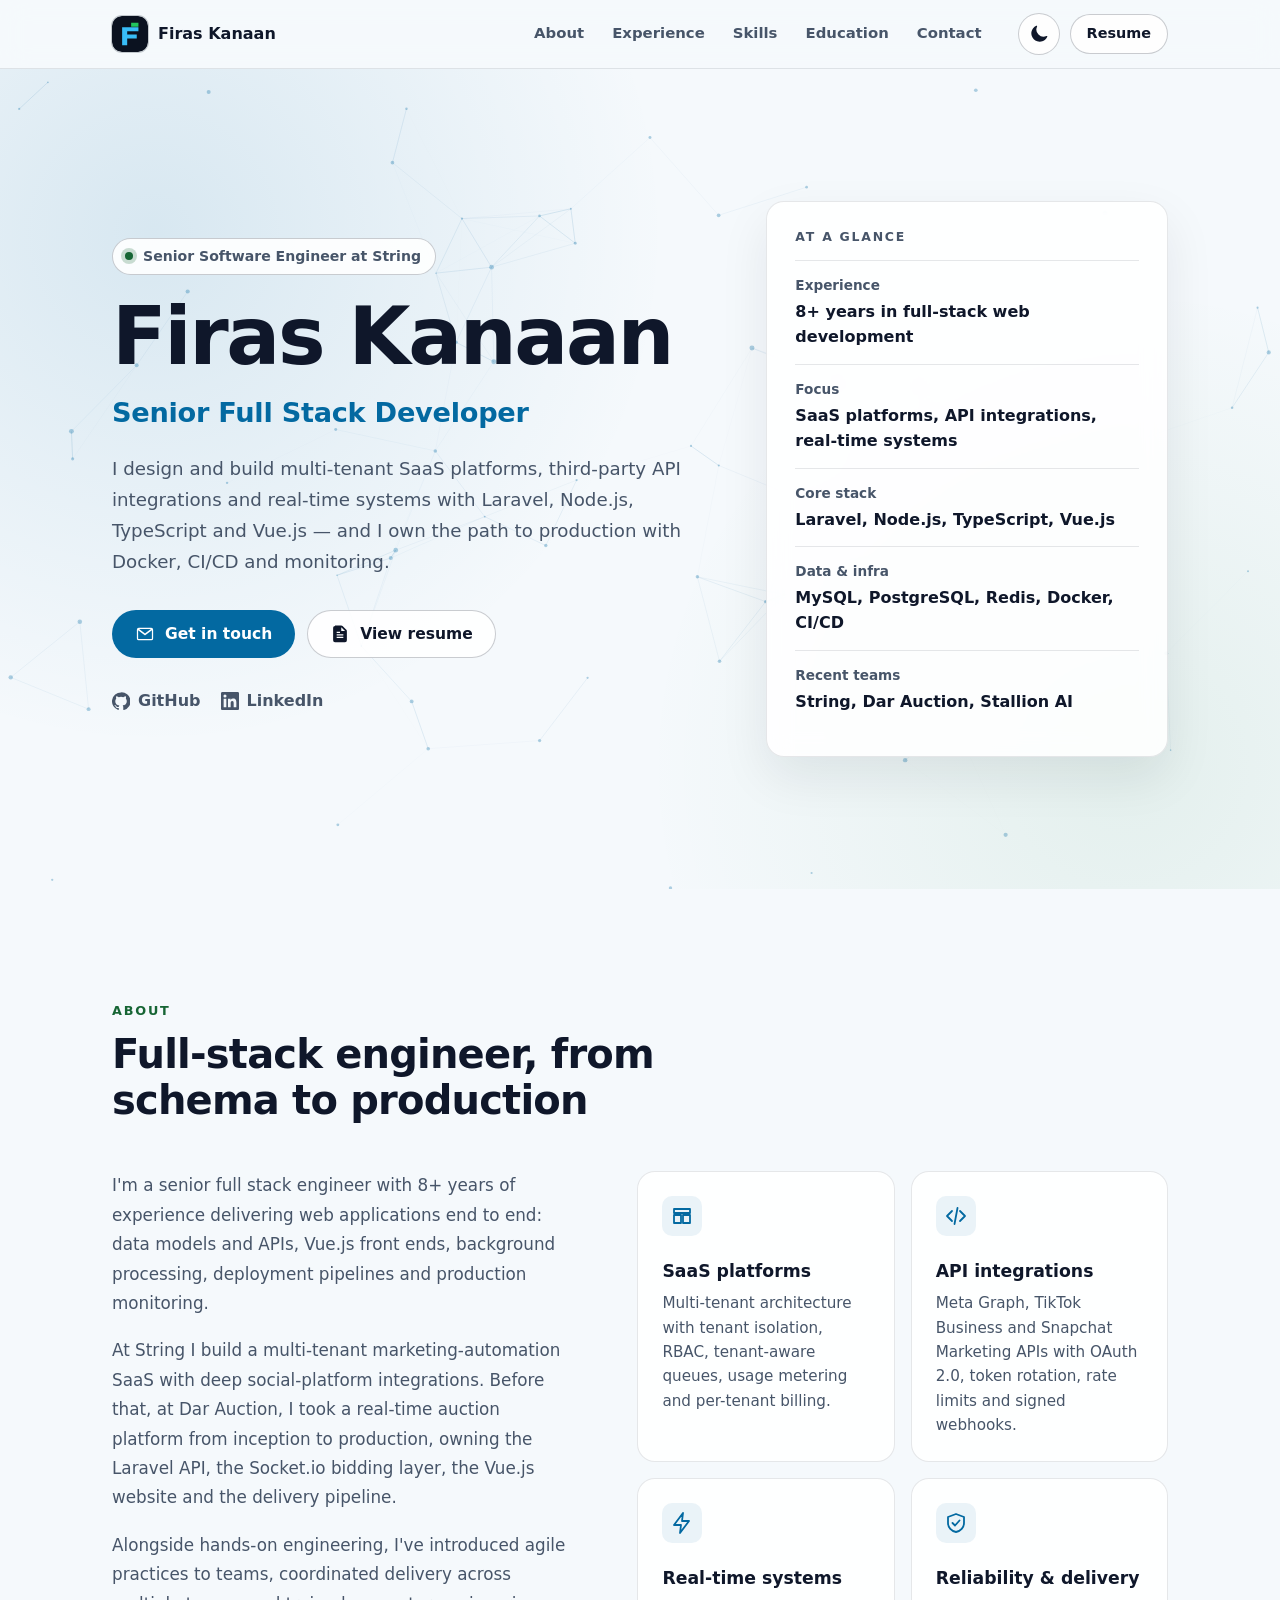
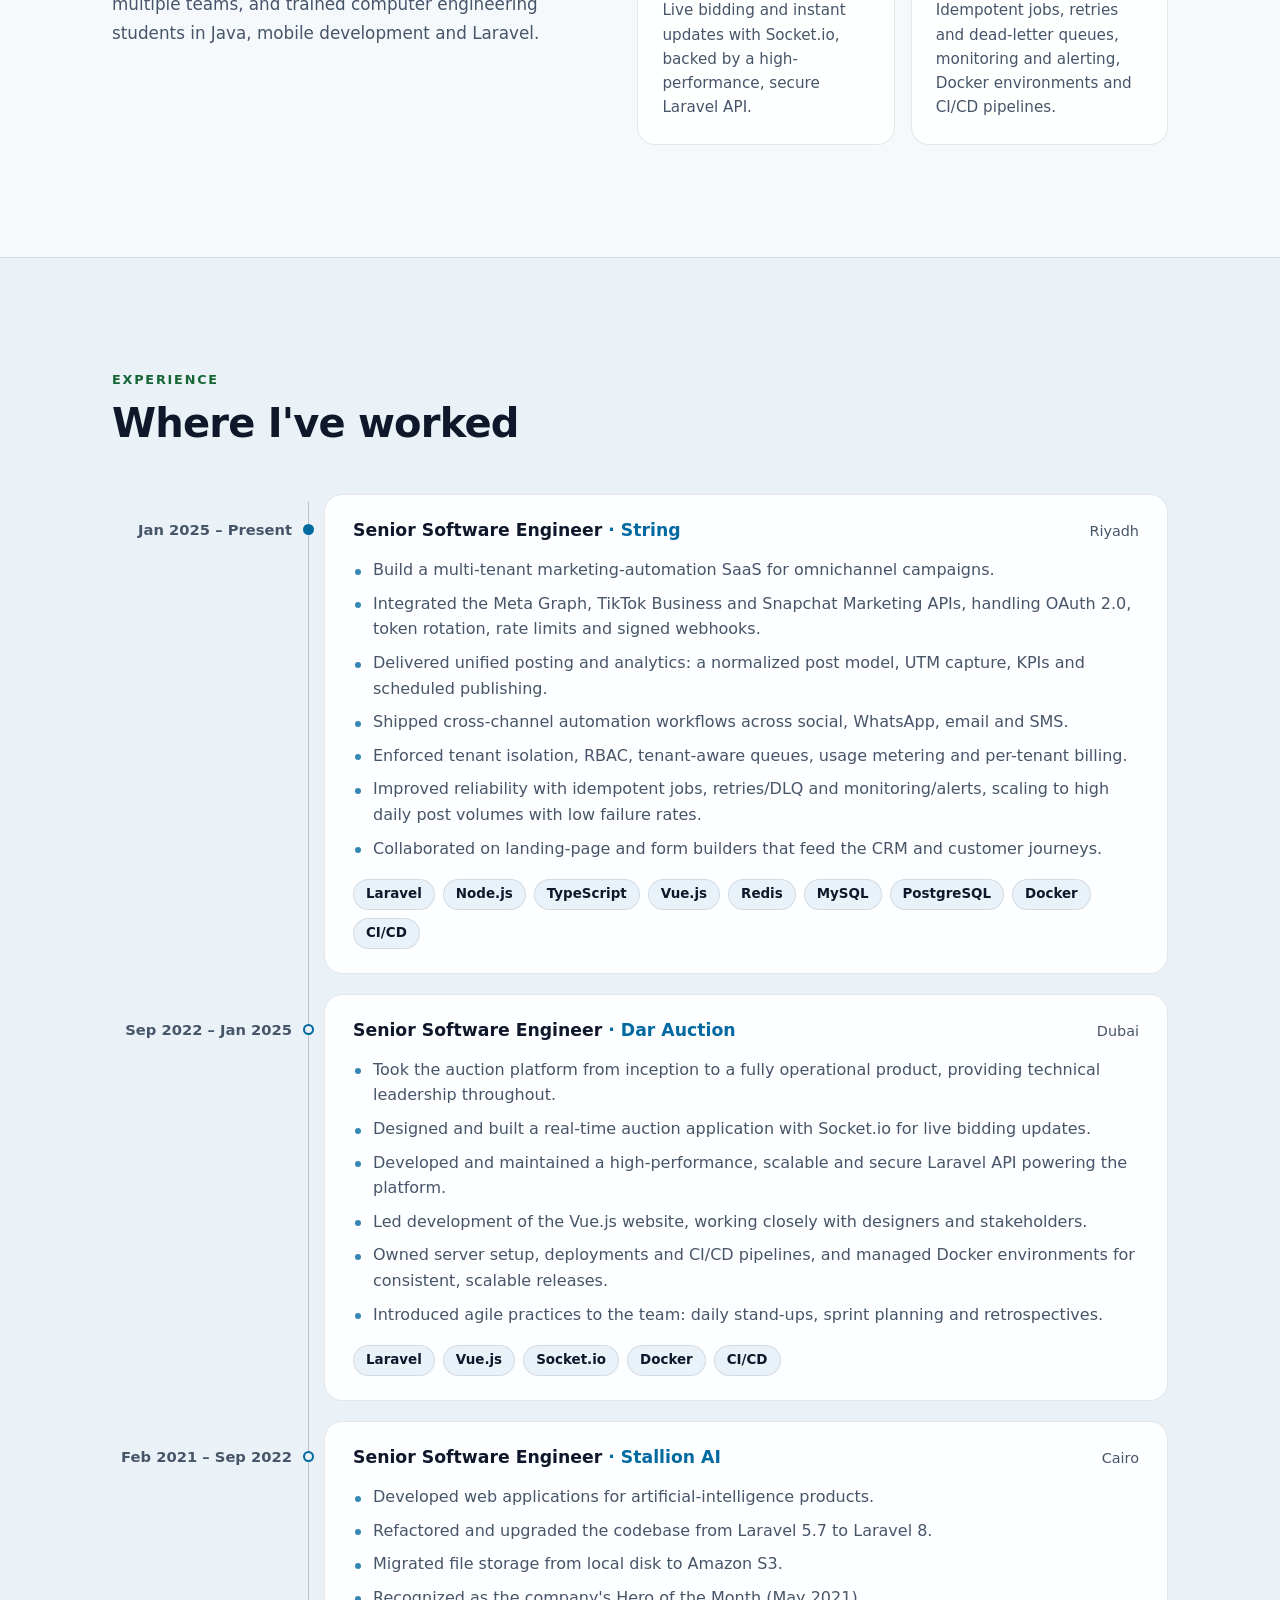
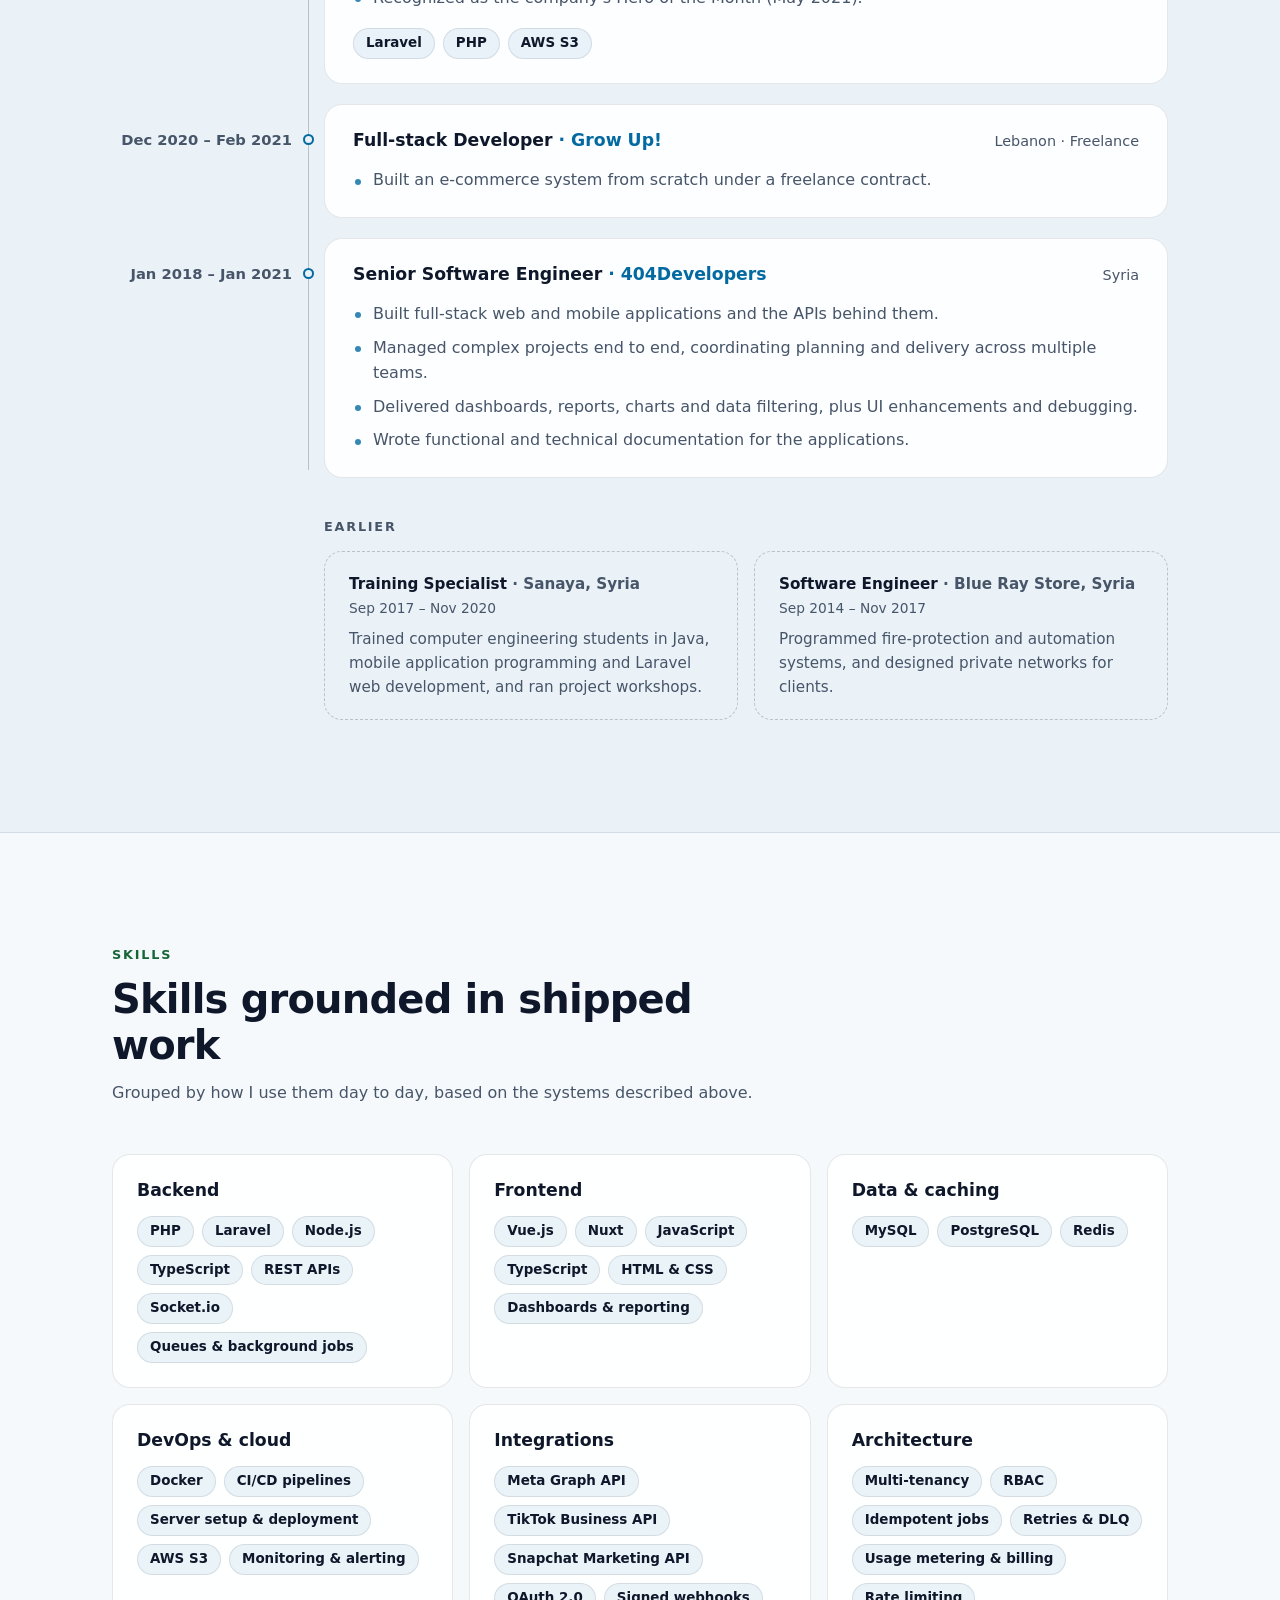
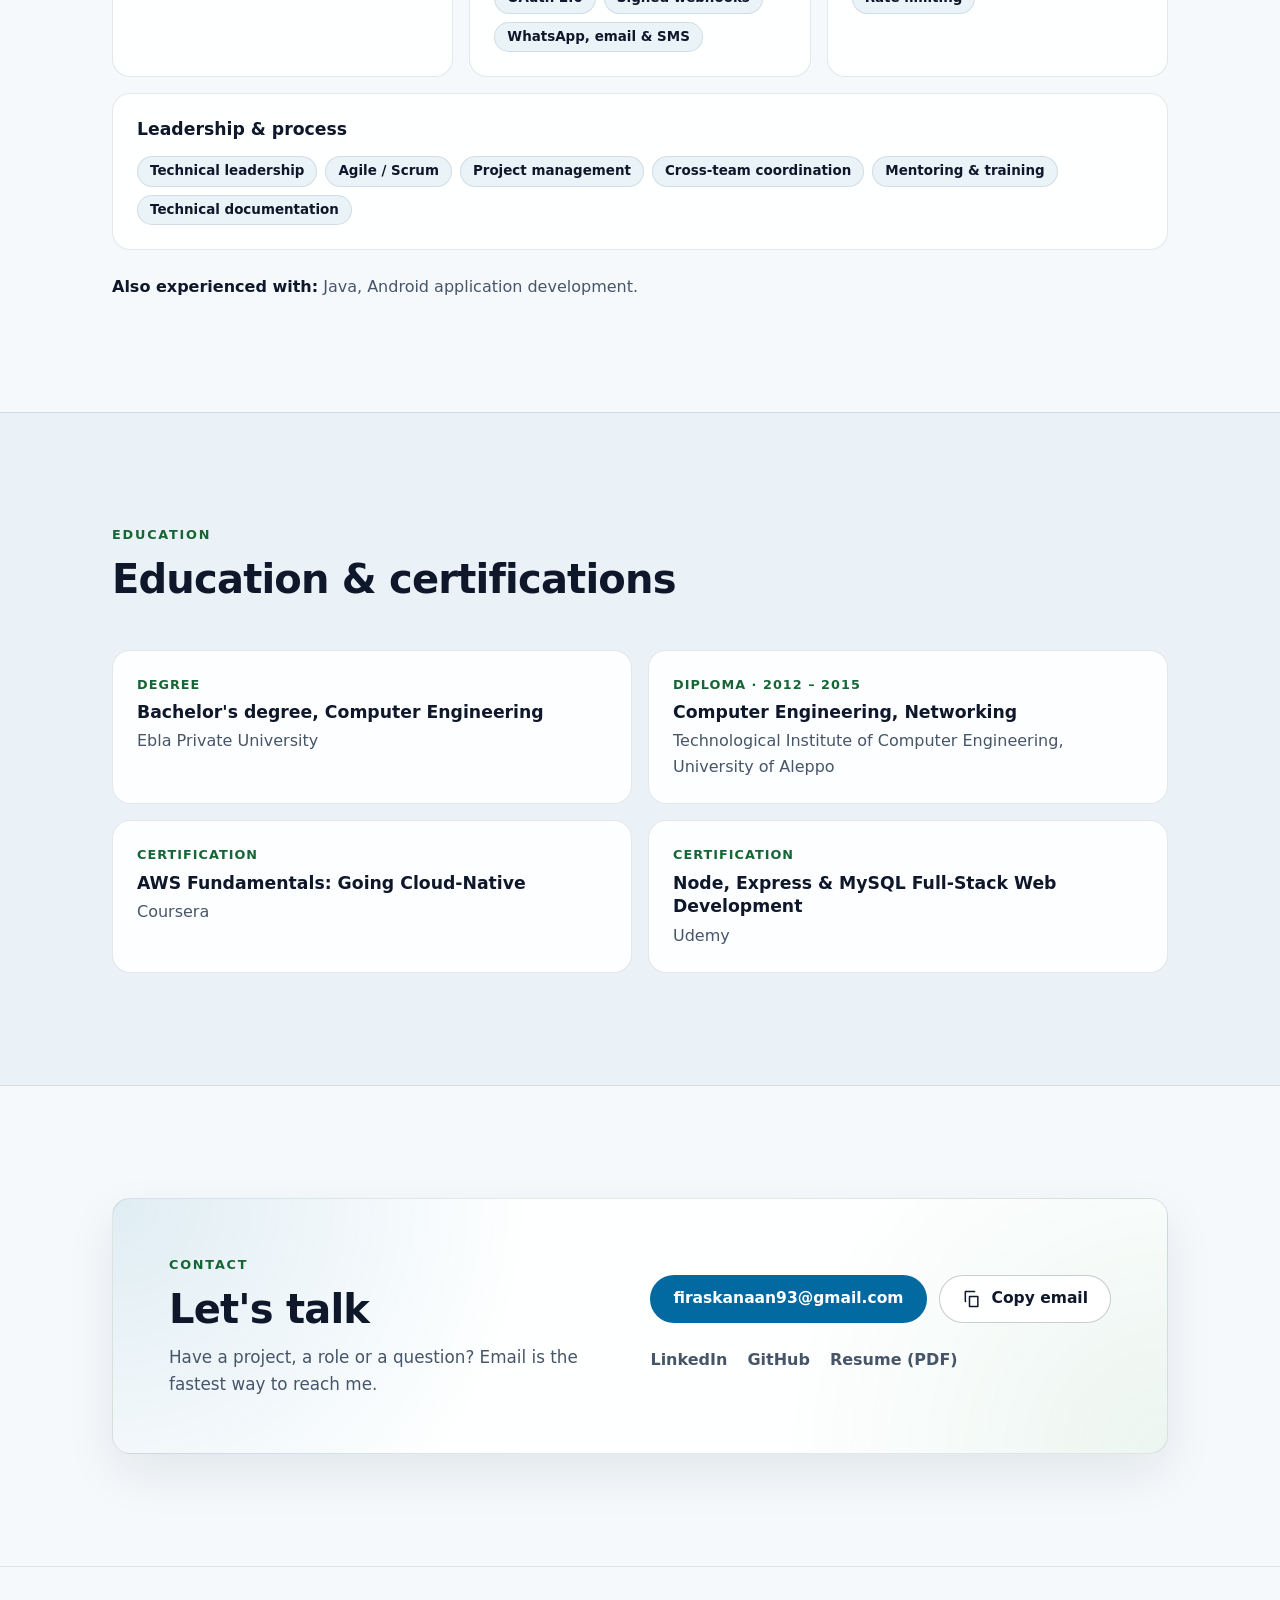
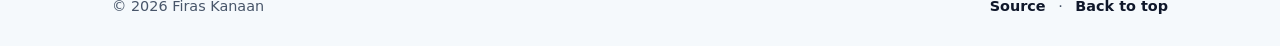
<file: index.html>
<!doctype html>
<html lang="en" data-theme="dark">
  <head>
    <meta charset="utf-8" />
    <meta name="viewport" content="width=device-width, initial-scale=1" />
    <script>
      // Apply the saved (or system) theme before first paint to avoid a flash of the wrong theme.
      (function () {
        var theme = null;
        try {
          theme = localStorage.getItem("theme");
        } catch (error) {}
        if (theme !== "light" && theme !== "dark") {
          theme = window.matchMedia("(prefers-color-scheme: light)").matches ? "light" : "dark";
        }
        document.documentElement.dataset.theme = theme;
        document.documentElement.classList.add("js");
      })();
    </script>

    <!-- Google tag (gtag.js) -->
    <script async src="https://www.googletagmanager.com/gtag/js?id=G-GBJQ2YZGNW"></script>
    <script>
      window.dataLayer = window.dataLayer || [];
      function gtag(){dataLayer.push(arguments);}
      gtag('js', new Date());

      gtag('config', 'G-GBJQ2YZGNW');
    </script>
    <script type="text/javascript">
      (function(c,l,a,r,i,t,y){
          c[a]=c[a]||function(){(c[a].q=c[a].q||[]).push(arguments)};
          t=l.createElement(r);t.async=1;t.src="https://www.clarity.ms/tag/"+i;
          y=l.getElementsByTagName(r)[0];y.parentNode.insertBefore(t,y);
      })(window, document, "clarity", "script", "wr7h7gpmpb");
    </script>

    <title>Firas Kanaan | Senior Full Stack Developer</title>
    <meta
      name="description"
      content="Senior full stack developer with 8+ years building multi-tenant SaaS, API integrations and real-time systems with Laravel, Node.js, TypeScript and Vue.js."
    />
    <meta name="author" content="Firas Kanaan" />
    <meta
      name="keywords"
      content="Firas Kanaan, firaskanaan93, senior full stack developer, senior software engineer, Laravel, Node.js, TypeScript, Vue.js, SaaS, real-time systems"
    />
    <link rel="canonical" href="https://firaskanaan93.github.io/" />

    <meta property="og:type" content="profile" />
    <meta property="og:site_name" content="Firas Kanaan" />
    <meta property="og:title" content="Firas Kanaan | Senior Full Stack Developer" />
    <meta
      property="og:description"
      content="Multi-tenant SaaS, API integrations and real-time systems with Laravel, Node.js, TypeScript, Vue.js, Docker and CI/CD."
    />
    <meta property="og:url" content="https://firaskanaan93.github.io/" />
    <meta property="og:image" content="https://firaskanaan93.github.io/assets/og-image.jpg" />
    <meta property="og:image:width" content="1200" />
    <meta property="og:image:height" content="630" />
    <meta property="og:image:alt" content="Firas Kanaan, Senior Full Stack Developer" />
    <meta property="profile:first_name" content="Firas" />
    <meta property="profile:last_name" content="Kanaan" />
    <meta name="twitter:card" content="summary_large_image" />
    <meta name="twitter:title" content="Firas Kanaan | Senior Full Stack Developer" />
    <meta
      name="twitter:description"
      content="Multi-tenant SaaS, API integrations and real-time systems with Laravel, Node.js, TypeScript and Vue.js."
    />
    <meta name="twitter:image" content="https://firaskanaan93.github.io/assets/og-image.jpg" />

    <meta name="theme-color" content="#07111f" />
    <link rel="icon" href="/favicon.svg" type="image/svg+xml" />
    <link rel="apple-touch-icon" href="/assets/icons/apple-touch-icon.png" />
    <link rel="manifest" href="/manifest.webmanifest" />
    <link rel="stylesheet" href="/styles.css" />

    <script type="application/ld+json">
      {
        "@context": "https://schema.org",
        "@type": "Person",
        "name": "Firas Kanaan",
        "url": "https://firaskanaan93.github.io/",
        "image": "https://firaskanaan93.github.io/assets/og-image.jpg",
        "jobTitle": "Senior Full Stack Developer",
        "email": "mailto:firaskanaan93@gmail.com",
        "worksFor": { "@type": "Organization", "name": "String" },
        "alumniOf": [
          { "@type": "CollegeOrUniversity", "name": "Ebla Private University" },
          { "@type": "CollegeOrUniversity", "name": "University of Aleppo" }
        ],
        "knowsAbout": [
          "Laravel",
          "PHP",
          "Node.js",
          "TypeScript",
          "Vue.js",
          "Redis",
          "MySQL",
          "PostgreSQL",
          "Docker",
          "CI/CD",
          "Socket.io",
          "Multi-tenant SaaS",
          "API integrations"
        ],
        "sameAs": ["https://github.com/firaskanaan93", "https://www.linkedin.com/in/firaskanaan1/"]
      }
    </script>
  </head>
  <body>
    <a class="skip-link" href="#main">Skip to content</a>

    <header class="site-header">
      <div class="container site-header__inner">
        <a class="brand" href="#top" aria-label="Firas Kanaan, back to top">
          <img class="brand__mark" src="/favicon.svg" alt="" width="36" height="36" />
          <span class="brand__name">Firas Kanaan</span>
        </a>

        <nav class="site-nav" id="site-nav" aria-label="Primary">
          <ul>
            <li><a href="#about">About</a></li>
            <li><a href="#experience">Experience</a></li>
            <li><a href="#skills">Skills</a></li>
            <li><a href="#education">Education</a></li>
            <li><a href="#contact">Contact</a></li>
          </ul>
        </nav>

        <div class="site-header__actions">
          <button class="icon-button" type="button" data-theme-toggle aria-label="Toggle color theme">
            <svg class="icon icon--sun" aria-hidden="true" viewBox="0 0 24 24">
              <path d="M12 7a5 5 0 1 0 0 10 5 5 0 0 0 0-10Zm0-5a1 1 0 0 1 1 1v1.5a1 1 0 1 1-2 0V3a1 1 0 0 1 1-1Zm0 17.5a1 1 0 0 1 1 1V21a1 1 0 1 1-2 0v-.5a1 1 0 0 1 1-1ZM4.22 4.22a1 1 0 0 1 1.42 0l1.06 1.06a1 1 0 0 1-1.42 1.42L4.22 5.64a1 1 0 0 1 0-1.42Zm13.08 13.08a1 1 0 0 1 1.42 0l1.06 1.06a1 1 0 0 1-1.42 1.42l-1.06-1.06a1 1 0 0 1 0-1.42ZM2 12a1 1 0 0 1 1-1h1.5a1 1 0 1 1 0 2H3a1 1 0 0 1-1-1Zm17.5 0a1 1 0 0 1 1-1H21a1 1 0 1 1 0 2h-.5a1 1 0 0 1-1-1ZM6.7 17.3a1 1 0 0 1 0 1.42l-1.06 1.06a1 1 0 0 1-1.42-1.42l1.06-1.06a1 1 0 0 1 1.42 0ZM19.78 4.22a1 1 0 0 1 0 1.42L18.72 6.7a1 1 0 1 1-1.42-1.42l1.06-1.06a1 1 0 0 1 1.42 0Z" />
            </svg>
            <svg class="icon icon--moon" aria-hidden="true" viewBox="0 0 24 24">
              <path d="M21 14.3A8.5 8.5 0 0 1 9.7 3a.75.75 0 0 0-.97-.93A10 10 0 1 0 21.93 15.27a.75.75 0 0 0-.93-.97Z" />
            </svg>
          </button>
          <a class="button button--small button--ghost header-resume" href="/assets/Firas_Kanaan_CV.pdf" target="_blank" rel="noopener">
            Resume
          </a>
          <button
            class="icon-button menu-toggle"
            type="button"
            data-menu-toggle
            aria-controls="site-nav"
            aria-expanded="false"
            aria-label="Open menu"
          >
            <svg class="icon" aria-hidden="true" viewBox="0 0 24 24">
              <path d="M4 7h16M4 12h16M4 17h16" fill="none" stroke="currentColor" stroke-width="2" stroke-linecap="round" />
            </svg>
          </button>
        </div>
      </div>
    </header>

    <main id="main">
      <section class="hero" id="top" aria-labelledby="hero-title">
        <canvas class="hero__canvas" data-particles aria-hidden="true"></canvas>

        <div class="container hero__inner">
          <div class="hero__content">
            <p class="status">
              <span class="status__dot" aria-hidden="true"></span>
              Senior Software Engineer at String
            </p>
            <h1 id="hero-title">Firas Kanaan</h1>
            <p class="hero__role">Senior Full Stack Developer</p>
            <p class="hero__lead">
              I design and build multi-tenant SaaS platforms, third-party API integrations and real-time systems with
              Laravel, Node.js, TypeScript and Vue.js&nbsp;&mdash; and I own the path to production with Docker, CI/CD
              and monitoring.
            </p>

            <div class="hero__actions">
              <a class="button button--primary" href="mailto:firaskanaan93@gmail.com">
                <svg class="icon" aria-hidden="true" viewBox="0 0 24 24">
                  <path d="M2.25 6.75A2.25 2.25 0 0 1 4.5 4.5h15a2.25 2.25 0 0 1 2.25 2.25v10.5a2.25 2.25 0 0 1-2.25 2.25h-15a2.25 2.25 0 0 1-2.25-2.25V6.75Zm2.7-.75 7.05 5.29L19.05 6H4.95Zm15.3 1.5-7.58 5.68a1.13 1.13 0 0 1-1.34 0L3.75 7.5v9.75c0 .41.34.75.75.75h15a.75.75 0 0 0 .75-.75V7.5Z" />
                </svg>
                Get in touch
              </a>
              <a class="button button--ghost" href="/assets/Firas_Kanaan_CV.pdf" target="_blank" rel="noopener">
                <svg class="icon" aria-hidden="true" viewBox="0 0 24 24">
                  <path d="M6 2.25A2.25 2.25 0 0 0 3.75 4.5v15A2.25 2.25 0 0 0 6 21.75h12a2.25 2.25 0 0 0 2.25-2.25V8.56a2.25 2.25 0 0 0-.66-1.59l-4.56-4.56a2.25 2.25 0 0 0-1.59-.66H6Zm7.5 1.69 4.56 4.56H13.5V3.94ZM8 12.25h8v1.5H8v-1.5Zm0 3h8v1.5H8v-1.5Zm0-6h4v1.5H8v-1.5Z" />
                </svg>
                View resume
                <span class="visually-hidden">(PDF, opens in a new tab)</span>
              </a>
            </div>

            <ul class="social">
              <li>
                <a class="social__link" href="https://github.com/firaskanaan93" target="_blank" rel="noopener">
                  <svg class="icon" aria-hidden="true" viewBox="0 0 24 24">
                    <path d="M12 .5a12 12 0 0 0-3.79 23.39c.6.11.82-.26.82-.58v-2.04c-3.34.73-4.04-1.42-4.04-1.42-.55-1.39-1.34-1.76-1.34-1.76-1.09-.75.08-.73.08-.73 1.2.08 1.84 1.24 1.84 1.24 1.08 1.84 2.82 1.31 3.51 1 .11-.78.42-1.31.76-1.61-2.66-.3-5.46-1.33-5.46-5.93 0-1.31.47-2.38 1.24-3.22-.12-.31-.54-1.53.12-3.18 0 0 1.01-.32 3.3 1.23a11.5 11.5 0 0 1 6.01 0c2.29-1.55 3.3-1.23 3.3-1.23.66 1.65.24 2.87.12 3.18.77.84 1.23 1.91 1.23 3.22 0 4.61-2.8 5.62-5.47 5.92.43.37.81 1.1.81 2.22v3.29c0 .32.22.69.82.57A12 12 0 0 0 12 .5Z" />
                  </svg>
                  GitHub
                </a>
              </li>
              <li>
                <a class="social__link" href="https://www.linkedin.com/in/firaskanaan1/" target="_blank" rel="noopener">
                  <svg class="icon" aria-hidden="true" viewBox="0 0 24 24">
                    <path d="M20.45 20.45h-3.56v-5.57c0-1.33-.02-3.04-1.85-3.04-1.86 0-2.14 1.45-2.14 2.94v5.67H9.34V8.98h3.42v1.57h.05a3.75 3.75 0 0 1 3.38-1.86c3.61 0 4.28 2.38 4.28 5.47v6.29h-.02ZM5.32 7.42a2.06 2.06 0 1 1 0-4.12 2.06 2.06 0 0 1 0 4.12Zm1.78 13.03H3.54V8.98H7.1v11.47ZM22.23 0H1.77C.79 0 0 .77 0 1.72v20.56C0 23.23.79 24 1.77 24h20.46c.98 0 1.77-.77 1.77-1.72V1.72C24 .77 23.21 0 22.23 0Z" />
                  </svg>
                  LinkedIn
                </a>
              </li>
            </ul>
          </div>

          <aside class="glance" aria-labelledby="glance-title">
            <h2 class="glance__title" id="glance-title">At a glance</h2>
            <dl class="glance__list">
              <div>
                <dt>Experience</dt>
                <dd>8+ years in full-stack web development</dd>
              </div>
              <div>
                <dt>Focus</dt>
                <dd>SaaS platforms, API integrations, real-time systems</dd>
              </div>
              <div>
                <dt>Core stack</dt>
                <dd>Laravel, Node.js, TypeScript, Vue.js</dd>
              </div>
              <div>
                <dt>Data &amp; infra</dt>
                <dd>MySQL, PostgreSQL, Redis, Docker, CI/CD</dd>
              </div>
              <div>
                <dt>Recent teams</dt>
                <dd>String, Dar Auction, Stallion AI</dd>
              </div>
            </dl>
          </aside>
        </div>
      </section>

      <section class="section" id="about" aria-labelledby="about-title">
        <div class="container">
          <div class="section__header">
            <p class="kicker">About</p>
            <h2 id="about-title">Full-stack engineer, from schema to production</h2>
          </div>

          <div class="about">
            <div class="about__text">
              <p>
                I'm a senior full stack engineer with 8+ years of experience delivering web applications end to end:
                data models and APIs, Vue.js front ends, background processing, deployment pipelines and production
                monitoring.
              </p>
              <p>
                At String I build a multi-tenant marketing-automation SaaS with deep social-platform integrations.
                Before that, at Dar Auction, I took a real-time auction platform from inception to production, owning
                the Laravel API, the Socket.io bidding layer, the Vue.js website and the delivery pipeline.
              </p>
              <p>
                Alongside hands-on engineering, I've introduced agile practices to teams, coordinated delivery across
                multiple teams, and trained computer engineering students in Java, mobile development and Laravel.
              </p>
            </div>

            <ul class="focus-grid">
              <li class="card focus">
                <svg class="focus__icon" aria-hidden="true" viewBox="0 0 24 24">
                  <path d="M4 5h16v4H4zM4 11h7v8H4zM13 11h7v8h-7z" fill="none" stroke="currentColor" stroke-width="1.8" stroke-linejoin="round" />
                </svg>
                <h3>SaaS platforms</h3>
                <p>Multi-tenant architecture with tenant isolation, RBAC, tenant-aware queues, usage metering and per-tenant billing.</p>
              </li>
              <li class="card focus">
                <svg class="focus__icon" aria-hidden="true" viewBox="0 0 24 24">
                  <path d="M8 7 3 12l5 5M16 7l5 5-5 5M13.5 4l-3 16" fill="none" stroke="currentColor" stroke-width="1.8" stroke-linecap="round" stroke-linejoin="round" />
                </svg>
                <h3>API integrations</h3>
                <p>Meta Graph, TikTok Business and Snapchat Marketing APIs with OAuth 2.0, token rotation, rate limits and signed webhooks.</p>
              </li>
              <li class="card focus">
                <svg class="focus__icon" aria-hidden="true" viewBox="0 0 24 24">
                  <path d="M13 2 4 14h7l-1 8 9-12h-7l1-8Z" fill="none" stroke="currentColor" stroke-width="1.8" stroke-linejoin="round" />
                </svg>
                <h3>Real-time systems</h3>
                <p>Live bidding and instant updates with Socket.io, backed by a high-performance, secure Laravel API.</p>
              </li>
              <li class="card focus">
                <svg class="focus__icon" aria-hidden="true" viewBox="0 0 24 24">
                  <path d="M12 3 4 6v6c0 4.5 3.4 8.3 8 9 4.6-.7 8-4.5 8-9V6l-8-3Zm-3.5 9 2.5 2.5 4.5-5" fill="none" stroke="currentColor" stroke-width="1.8" stroke-linecap="round" stroke-linejoin="round" />
                </svg>
                <h3>Reliability &amp; delivery</h3>
                <p>Idempotent jobs, retries and dead-letter queues, monitoring and alerting, Docker environments and CI/CD pipelines.</p>
              </li>
            </ul>
          </div>
        </div>
      </section>

      <section class="section section--alt" id="experience" aria-labelledby="experience-title">
        <div class="container">
          <div class="section__header">
            <p class="kicker">Experience</p>
            <h2 id="experience-title">Where I've worked</h2>
          </div>

          <ol class="timeline">
            <li class="timeline__item">
              <p class="timeline__date">
                <time datetime="2025-01">Jan 2025</time> &ndash; Present
              </p>
              <article class="card role">
                <header class="role__header">
                  <h3>Senior Software Engineer <span class="role__company">&middot; String</span></h3>
                  <p class="role__meta">Riyadh</p>
                </header>
                <ul class="role__points">
                  <li>Build a multi-tenant marketing-automation SaaS for omnichannel campaigns.</li>
                  <li>
                    Integrated the Meta Graph, TikTok Business and Snapchat Marketing APIs, handling OAuth 2.0, token
                    rotation, rate limits and signed webhooks.
                  </li>
                  <li>
                    Delivered unified posting and analytics: a normalized post model, UTM capture, KPIs and scheduled
                    publishing.
                  </li>
                  <li>Shipped cross-channel automation workflows across social, WhatsApp, email and SMS.</li>
                  <li>Enforced tenant isolation, RBAC, tenant-aware queues, usage metering and per-tenant billing.</li>
                  <li>
                    Improved reliability with idempotent jobs, retries/DLQ and monitoring/alerts, scaling to high daily
                    post volumes with low failure rates.
                  </li>
                  <li>Collaborated on landing-page and form builders that feed the CRM and customer journeys.</li>
                </ul>
                <ul class="tags">
                  <li>Laravel</li>
                  <li>Node.js</li>
                  <li>TypeScript</li>
                  <li>Vue.js</li>
                  <li>Redis</li>
                  <li>MySQL</li>
                  <li>PostgreSQL</li>
                  <li>Docker</li>
                  <li>CI/CD</li>
                </ul>
              </article>
            </li>

            <li class="timeline__item">
              <p class="timeline__date">
                <time datetime="2022-09">Sep 2022</time> &ndash; <time datetime="2025-01">Jan 2025</time>
              </p>
              <article class="card role">
                <header class="role__header">
                  <h3>Senior Software Engineer <span class="role__company">&middot; Dar Auction</span></h3>
                  <p class="role__meta">Dubai</p>
                </header>
                <ul class="role__points">
                  <li>Took the auction platform from inception to a fully operational product, providing technical leadership throughout.</li>
                  <li>Designed and built a real-time auction application with Socket.io for live bidding updates.</li>
                  <li>Developed and maintained a high-performance, scalable and secure Laravel API powering the platform.</li>
                  <li>Led development of the Vue.js website, working closely with designers and stakeholders.</li>
                  <li>
                    Owned server setup, deployments and CI/CD pipelines, and managed Docker environments for consistent,
                    scalable releases.
                  </li>
                  <li>Introduced agile practices to the team: daily stand-ups, sprint planning and retrospectives.</li>
                </ul>
                <ul class="tags">
                  <li>Laravel</li>
                  <li>Vue.js</li>
                  <li>Socket.io</li>
                  <li>Docker</li>
                  <li>CI/CD</li>
                </ul>
              </article>
            </li>

            <li class="timeline__item">
              <p class="timeline__date">
                <time datetime="2021-02">Feb 2021</time> &ndash; <time datetime="2022-09">Sep 2022</time>
              </p>
              <article class="card role">
                <header class="role__header">
                  <h3>Senior Software Engineer <span class="role__company">&middot; Stallion AI</span></h3>
                  <p class="role__meta">Cairo</p>
                </header>
                <ul class="role__points">
                  <li>Developed web applications for artificial-intelligence products.</li>
                  <li>Refactored and upgraded the codebase from Laravel 5.7 to Laravel 8.</li>
                  <li>Migrated file storage from local disk to Amazon S3.</li>
                  <li>Recognized as the company's Hero of the Month (May 2021).</li>
                </ul>
                <ul class="tags">
                  <li>Laravel</li>
                  <li>PHP</li>
                  <li>AWS S3</li>
                </ul>
              </article>
            </li>

            <li class="timeline__item">
              <p class="timeline__date">
                <time datetime="2020-12">Dec 2020</time> &ndash; <time datetime="2021-02">Feb 2021</time>
              </p>
              <article class="card role">
                <header class="role__header">
                  <h3>Full-stack Developer <span class="role__company">&middot; Grow Up!</span></h3>
                  <p class="role__meta">Lebanon &middot; Freelance</p>
                </header>
                <ul class="role__points">
                  <li>Built an e-commerce system from scratch under a freelance contract.</li>
                </ul>
              </article>
            </li>

            <li class="timeline__item">
              <p class="timeline__date">
                <time datetime="2018-01">Jan 2018</time> &ndash; <time datetime="2021-01">Jan 2021</time>
              </p>
              <article class="card role">
                <header class="role__header">
                  <h3>Senior Software Engineer <span class="role__company">&middot; 404Developers</span></h3>
                  <p class="role__meta">Syria</p>
                </header>
                <ul class="role__points">
                  <li>Built full-stack web and mobile applications and the APIs behind them.</li>
                  <li>Managed complex projects end to end, coordinating planning and delivery across multiple teams.</li>
                  <li>Delivered dashboards, reports, charts and data filtering, plus UI enhancements and debugging.</li>
                  <li>Wrote functional and technical documentation for the applications.</li>
                </ul>
              </article>
            </li>
          </ol>

          <div class="earlier">
            <h3 class="earlier__title">Earlier</h3>
            <ul class="earlier__list">
              <li>
                <p class="earlier__role">Training Specialist <span>&middot; Sanaya, Syria</span></p>
                <p class="earlier__date"><time datetime="2017-09">Sep 2017</time> &ndash; <time datetime="2020-11">Nov 2020</time></p>
                <p>Trained computer engineering students in Java, mobile application programming and Laravel web development, and ran project workshops.</p>
              </li>
              <li>
                <p class="earlier__role">Software Engineer <span>&middot; Blue Ray Store, Syria</span></p>
                <p class="earlier__date"><time datetime="2014-09">Sep 2014</time> &ndash; <time datetime="2017-11">Nov 2017</time></p>
                <p>Programmed fire-protection and automation systems, and designed private networks for clients.</p>
              </li>
            </ul>
          </div>
        </div>
      </section>

      <section class="section" id="skills" aria-labelledby="skills-title">
        <div class="container">
          <div class="section__header">
            <p class="kicker">Skills</p>
            <h2 id="skills-title">Skills grounded in shipped work</h2>
            <p class="section__intro">Grouped by how I use them day to day, based on the systems described above.</p>
          </div>

          <div class="skills-grid">
            <section class="card skill-group" aria-labelledby="skills-backend">
              <h3 id="skills-backend">Backend</h3>
              <ul class="tags">
                <li>PHP</li>
                <li>Laravel</li>
                <li>Node.js</li>
                <li>TypeScript</li>
                <li>REST APIs</li>
                <li>Socket.io</li>
                <li>Queues &amp; background jobs</li>
              </ul>
            </section>
            <section class="card skill-group" aria-labelledby="skills-frontend">
              <h3 id="skills-frontend">Frontend</h3>
              <ul class="tags">
                <li>Vue.js</li>
                <li>Nuxt</li>
                <li>JavaScript</li>
                <li>TypeScript</li>
                <li>HTML &amp; CSS</li>
                <li>Dashboards &amp; reporting</li>
              </ul>
            </section>
            <section class="card skill-group" aria-labelledby="skills-data">
              <h3 id="skills-data">Data &amp; caching</h3>
              <ul class="tags">
                <li>MySQL</li>
                <li>PostgreSQL</li>
                <li>Redis</li>
              </ul>
            </section>
            <section class="card skill-group" aria-labelledby="skills-devops">
              <h3 id="skills-devops">DevOps &amp; cloud</h3>
              <ul class="tags">
                <li>Docker</li>
                <li>CI/CD pipelines</li>
                <li>Server setup &amp; deployment</li>
                <li>AWS S3</li>
                <li>Monitoring &amp; alerting</li>
              </ul>
            </section>
            <section class="card skill-group" aria-labelledby="skills-integrations">
              <h3 id="skills-integrations">Integrations</h3>
              <ul class="tags">
                <li>Meta Graph API</li>
                <li>TikTok Business API</li>
                <li>Snapchat Marketing API</li>
                <li>OAuth 2.0</li>
                <li>Signed webhooks</li>
                <li>WhatsApp, email &amp; SMS</li>
              </ul>
            </section>
            <section class="card skill-group" aria-labelledby="skills-architecture">
              <h3 id="skills-architecture">Architecture</h3>
              <ul class="tags">
                <li>Multi-tenancy</li>
                <li>RBAC</li>
                <li>Idempotent jobs</li>
                <li>Retries &amp; DLQ</li>
                <li>Usage metering &amp; billing</li>
                <li>Rate limiting</li>
              </ul>
            </section>
            <section class="card skill-group skill-group--wide" aria-labelledby="skills-leadership">
              <h3 id="skills-leadership">Leadership &amp; process</h3>
              <ul class="tags">
                <li>Technical leadership</li>
                <li>Agile / Scrum</li>
                <li>Project management</li>
                <li>Cross-team coordination</li>
                <li>Mentoring &amp; training</li>
                <li>Technical documentation</li>
              </ul>
            </section>
          </div>

          <p class="skills-also"><strong>Also experienced with:</strong> Java, Android application development.</p>
        </div>
      </section>

      <section class="section section--alt" id="education" aria-labelledby="education-title">
        <div class="container">
          <div class="section__header">
            <p class="kicker">Education</p>
            <h2 id="education-title">Education &amp; certifications</h2>
          </div>

          <div class="education-grid">
            <article class="card credential">
              <p class="credential__type">Degree</p>
              <h3>Bachelor's degree, Computer Engineering</h3>
              <p class="credential__issuer">Ebla Private University</p>
            </article>
            <article class="card credential">
              <p class="credential__type">Diploma &middot; <time datetime="2012">2012</time> &ndash; <time datetime="2015">2015</time></p>
              <h3>Computer Engineering, Networking</h3>
              <p class="credential__issuer">Technological Institute of Computer Engineering, University of Aleppo</p>
            </article>
            <article class="card credential">
              <p class="credential__type">Certification</p>
              <h3>AWS Fundamentals: Going Cloud-Native</h3>
              <p class="credential__issuer">Coursera</p>
            </article>
            <article class="card credential">
              <p class="credential__type">Certification</p>
              <h3>Node, Express &amp; MySQL Full-Stack Web Development</h3>
              <p class="credential__issuer">Udemy</p>
            </article>
          </div>
        </div>
      </section>

      <section class="section contact" id="contact" aria-labelledby="contact-title">
        <div class="container">
          <div class="card contact__panel">
            <div class="contact__text">
              <p class="kicker">Contact</p>
              <h2 id="contact-title">Let's talk</h2>
              <p>Have a project, a role or a question? Email is the fastest way to reach me.</p>
            </div>

            <div class="contact__actions">
              <div class="email-row">
                <a class="button button--primary" href="mailto:firaskanaan93@gmail.com">firaskanaan93@gmail.com</a>
                <button class="button button--ghost" type="button" data-copy="firaskanaan93@gmail.com">
                  <svg class="icon" aria-hidden="true" viewBox="0 0 24 24">
                    <path d="M9 9h10v12H9zM5 15H4V3h11v1" fill="none" stroke="currentColor" stroke-width="1.8" stroke-linejoin="round" />
                  </svg>
                  <span data-copy-label>Copy email</span>
                </button>
              </div>
              <p class="visually-hidden" role="status" aria-live="polite" data-copy-status></p>
              <ul class="social">
                <li>
                  <a class="social__link" href="https://www.linkedin.com/in/firaskanaan1/" target="_blank" rel="noopener">LinkedIn</a>
                </li>
                <li>
                  <a class="social__link" href="https://github.com/firaskanaan93" target="_blank" rel="noopener">GitHub</a>
                </li>
                <li>
                  <a class="social__link" href="/assets/Firas_Kanaan_CV.pdf" target="_blank" rel="noopener">Resume (PDF)</a>
                </li>
              </ul>
            </div>
          </div>
        </div>
      </section>
    </main>

    <footer class="site-footer">
      <div class="container site-footer__inner">
        <p>&copy; <span data-year>2026</span> Firas Kanaan</p>
        <p>
          <a href="https://github.com/firaskanaan93/firaskanaan93.github.io" target="_blank" rel="noopener">Source</a>
          <span class="site-footer__sep" aria-hidden="true">&middot;</span>
          <a href="#top">Back to top</a>
        </p>
      </div>
    </footer>

    <script src="/script.js" defer></script>
  </body>
</html>
</file>
<file: styles.css>
/* ---------- Design tokens ---------- */

:root {
  color-scheme: dark;
  --bg: #07111f;
  --bg-alt: #0a1728;
  --surface: rgba(14, 28, 47, 0.72);
  --surface-strong: #0e1c2f;
  --border: rgba(148, 163, 184, 0.16);
  --border-strong: rgba(148, 163, 184, 0.32);
  --text: #e5f3ff;
  --muted: #9fb3c8;
  --accent: #38bdf8;
  --accent-soft: rgba(56, 189, 248, 0.12);
  --on-accent: #04111d;
  --success: #22c55e;
  --header-bg: rgba(7, 17, 31, 0.8);
  --shadow: 0 24px 60px rgba(0, 0, 0, 0.35);
  --glow-1: rgba(56, 189, 248, 0.18);
  --glow-2: rgba(34, 197, 94, 0.12);
  /* RGB triplet read by script.js for the hero particles. */
  --particle: 125, 211, 252;

  --radius: 18px;
  --radius-small: 10px;
  --container: 1120px;
  --gutter: clamp(16px, 4vw, 32px);
  --header-height: 68px;
  --font-sans: Inter, ui-sans-serif, system-ui, -apple-system, BlinkMacSystemFont, "Segoe UI", Roboto, "Helvetica Neue", Arial, sans-serif;
}

:root[data-theme="light"] {
  color-scheme: light;
  --bg: #f5f9fc;
  --bg-alt: #eaf2f8;
  --surface: rgba(255, 255, 255, 0.88);
  --surface-strong: #ffffff;
  --border: rgba(15, 23, 42, 0.1);
  --border-strong: rgba(15, 23, 42, 0.22);
  --text: #0f172a;
  --muted: #475569;
  --accent: #0369a1;
  --accent-soft: rgba(3, 105, 161, 0.08);
  --on-accent: #ffffff;
  --success: #166534;
  --header-bg: rgba(245, 249, 252, 0.85);
  --shadow: 0 20px 50px rgba(15, 23, 42, 0.08);
  --glow-1: rgba(3, 105, 161, 0.12);
  --glow-2: rgba(21, 128, 61, 0.08);
  --particle: 3, 105, 161;
}

/* ---------- Base ---------- */

*,
*::before,
*::after {
  box-sizing: border-box;
}

html {
  font-family: var(--font-sans);
  font-size: 16px;
  background: var(--bg);
  -webkit-text-size-adjust: 100%;
  text-size-adjust: 100%;
}

body {
  min-height: 100vh;
  margin: 0;
  color: var(--text);
  background: var(--bg);
  line-height: 1.6;
  -webkit-font-smoothing: antialiased;
  transition: color 200ms ease, background-color 200ms ease;
}

h1,
h2,
h3,
p,
ul,
ol,
dl,
dd {
  margin: 0;
}

ul,
ol {
  padding: 0;
  list-style: none;
}

a {
  color: inherit;
}

:focus-visible {
  outline: 2px solid var(--accent);
  outline-offset: 3px;
}

::selection {
  color: var(--on-accent);
  background: var(--accent);
}

[id] {
  scroll-margin-top: calc(var(--header-height) + 16px);
}

.container {
  width: min(var(--container), 100%);
  margin-inline: auto;
  padding-inline: var(--gutter);
}

.visually-hidden {
  position: absolute !important;
  width: 1px;
  height: 1px;
  overflow: hidden;
  clip: rect(0 0 0 0);
  clip-path: inset(50%);
  white-space: nowrap;
}

.skip-link {
  position: absolute;
  top: 12px;
  left: 12px;
  z-index: 100;
  padding: 10px 16px;
  border-radius: var(--radius-small);
  color: var(--on-accent);
  background: var(--accent);
  font-weight: 700;
  text-decoration: none;
  transform: translateY(-200%);
}

.skip-link:focus {
  transform: none;
}

.icon {
  width: 20px;
  height: 20px;
  flex: 0 0 20px;
  fill: currentColor;
}

/* ---------- Buttons ---------- */

.button {
  display: inline-flex;
  min-height: 48px;
  align-items: center;
  justify-content: center;
  gap: 10px;
  padding: 12px 22px;
  border: 1px solid transparent;
  border-radius: 999px;
  font: inherit;
  font-size: 0.97rem;
  font-weight: 700;
  line-height: 1.2;
  text-decoration: none;
  cursor: pointer;
  transition: transform 160ms ease, background-color 160ms ease, border-color 160ms ease, color 160ms ease;
}

.button:hover {
  transform: translateY(-1px);
}

.button--primary {
  color: var(--on-accent);
  background: var(--accent);
}

.button--primary:hover {
  background: color-mix(in srgb, var(--accent) 88%, var(--text));
}

.button--ghost {
  border-color: var(--border-strong);
  color: var(--text);
  background: var(--surface);
}

.button--ghost:hover {
  border-color: var(--accent);
  background: var(--accent-soft);
}

.button--small {
  min-height: 40px;
  padding: 8px 16px;
  font-size: 0.9rem;
}

.icon-button {
  display: inline-flex;
  width: 42px;
  height: 42px;
  align-items: center;
  justify-content: center;
  padding: 0;
  border: 1px solid var(--border-strong);
  border-radius: 999px;
  color: var(--text);
  background: var(--surface);
  cursor: pointer;
  transition: border-color 160ms ease, background-color 160ms ease;
}

.icon-button:hover {
  border-color: var(--accent);
  background: var(--accent-soft);
}

/* Show the icon for the theme the button switches to. */
:root[data-theme="dark"] .icon--moon,
:root[data-theme="light"] .icon--sun {
  display: none;
}

/* ---------- Header ---------- */

.site-header {
  position: sticky;
  top: 0;
  z-index: 50;
  border-bottom: 1px solid var(--border);
  background: var(--header-bg);
  backdrop-filter: saturate(160%) blur(14px);
  -webkit-backdrop-filter: saturate(160%) blur(14px);
}

.site-header__inner {
  display: flex;
  min-height: var(--header-height);
  align-items: center;
  gap: 24px;
}

.brand {
  display: inline-flex;
  align-items: center;
  gap: 10px;
  margin-right: auto;
  font-weight: 800;
  text-decoration: none;
}

.brand__mark {
  display: block;
  width: 36px;
  height: 36px;
  border-radius: 10px;
  box-shadow: 0 0 0 1px var(--border-strong);
}

.site-nav ul {
  display: flex;
  gap: 4px;
}

.site-nav a {
  display: block;
  padding: 8px 12px;
  border-radius: 999px;
  color: var(--muted);
  font-size: 0.93rem;
  font-weight: 600;
  text-decoration: none;
  transition: color 160ms ease, background-color 160ms ease;
}

.site-nav a:hover,
.site-nav a.is-active {
  color: var(--text);
  background: var(--accent-soft);
}

.site-header__actions {
  display: flex;
  align-items: center;
  gap: 10px;
}

.menu-toggle {
  display: none;
}

/* ---------- Hero ---------- */

.hero {
  position: relative;
  display: flex;
  min-height: min(820px, calc(100svh - var(--header-height)));
  align-items: center;
  overflow: hidden;
  padding-block: clamp(56px, 10vw, 104px);
  background:
    radial-gradient(circle at 12% 20%, var(--glow-1), transparent 32rem),
    radial-gradient(circle at 88% 85%, var(--glow-2), transparent 30rem);
}

.hero__canvas {
  position: absolute;
  inset: 0;
  width: 100%;
  height: 100%;
  pointer-events: none;
}

.hero__inner {
  position: relative;
  display: grid;
  grid-template-columns: minmax(0, 1.45fr) minmax(0, 1fr);
  align-items: center;
  gap: clamp(32px, 6vw, 72px);
}

.status {
  display: inline-flex;
  align-items: center;
  gap: 10px;
  margin-bottom: 22px;
  padding: 6px 14px 6px 12px;
  border: 1px solid var(--border-strong);
  border-radius: 999px;
  color: var(--muted);
  background: var(--surface);
  font-size: 0.88rem;
  font-weight: 600;
}

.status__dot {
  width: 8px;
  height: 8px;
  border-radius: 50%;
  background: var(--success);
  box-shadow: 0 0 0 4px color-mix(in srgb, var(--success) 22%, transparent);
}

h1 {
  font-size: clamp(2.75rem, 7vw, 5rem);
  font-weight: 850;
  line-height: 1;
  letter-spacing: -0.03em;
}

.hero__role {
  margin-top: 14px;
  color: var(--accent);
  font-size: clamp(1.25rem, 2.6vw, 1.7rem);
  font-weight: 750;
  letter-spacing: -0.01em;
}

.hero__lead {
  max-width: 600px;
  margin-top: 20px;
  color: var(--muted);
  font-size: clamp(1.02rem, 1.6vw, 1.14rem);
  line-height: 1.7;
}

.hero__actions {
  display: flex;
  flex-wrap: wrap;
  gap: 12px;
  margin-top: 32px;
}

.social {
  display: flex;
  flex-wrap: wrap;
  gap: 6px 20px;
  margin-top: 24px;
}

.social__link {
  display: inline-flex;
  align-items: center;
  gap: 8px;
  padding-block: 6px;
  color: var(--muted);
  font-weight: 600;
  text-decoration: none;
  transition: color 160ms ease;
}

.social__link:hover {
  color: var(--accent);
}

.social__link .icon {
  width: 18px;
  height: 18px;
  flex-basis: 18px;
}

.glance {
  padding: 28px;
  border: 1px solid var(--border);
  border-radius: var(--radius);
  background: var(--surface);
  box-shadow: var(--shadow);
  backdrop-filter: blur(12px);
  -webkit-backdrop-filter: blur(12px);
}

.glance__title {
  margin-bottom: 16px;
  color: var(--muted);
  font-size: 0.78rem;
  font-weight: 700;
  letter-spacing: 0.14em;
  text-transform: uppercase;
}

.glance__list > div {
  padding-block: 14px;
  border-top: 1px solid var(--border);
}

.glance__list dt {
  color: var(--muted);
  font-size: 0.85rem;
  font-weight: 600;
}

.glance__list dd {
  margin-top: 2px;
  font-weight: 650;
}

/* ---------- Sections ---------- */

.section {
  padding-block: clamp(64px, 9vw, 112px);
}

.section--alt {
  border-block: 1px solid var(--border);
  background: var(--bg-alt);
}

.section__header {
  max-width: 680px;
  margin-bottom: clamp(32px, 5vw, 48px);
}

.kicker {
  margin-bottom: 10px;
  color: var(--success);
  font-size: 0.8rem;
  font-weight: 750;
  letter-spacing: 0.14em;
  text-transform: uppercase;
}

h2 {
  font-size: clamp(1.8rem, 3.6vw, 2.5rem);
  font-weight: 800;
  line-height: 1.15;
  letter-spacing: -0.02em;
}

h3 {
  font-size: 1.08rem;
  font-weight: 750;
  line-height: 1.35;
}

.section__intro {
  margin-top: 12px;
  color: var(--muted);
}

.card {
  border: 1px solid var(--border);
  border-radius: var(--radius);
  background: var(--surface);
}

/* ---------- About ---------- */

.about {
  display: grid;
  grid-template-columns: minmax(0, 1fr) minmax(0, 1.15fr);
  align-items: start;
  gap: clamp(32px, 5vw, 64px);
}

.about__text {
  display: grid;
  gap: 18px;
  color: var(--muted);
  font-size: 1.05rem;
  line-height: 1.75;
}

.focus-grid {
  display: grid;
  grid-template-columns: repeat(2, minmax(0, 1fr));
  gap: 16px;
}

.focus {
  padding: 24px;
  transition: border-color 160ms ease, transform 160ms ease;
}

.focus:hover {
  border-color: var(--border-strong);
  transform: translateY(-2px);
}

.focus__icon {
  width: 40px;
  height: 40px;
  margin-bottom: 16px;
  padding: 8px;
  border-radius: var(--radius-small);
  color: var(--accent);
  background: var(--accent-soft);
}

.focus p {
  margin-top: 8px;
  color: var(--muted);
  font-size: 0.95rem;
}

/* ---------- Experience ---------- */

.timeline {
  position: relative;
  display: grid;
  gap: 20px;
}

.timeline__item {
  position: relative;
  display: grid;
  grid-template-columns: 180px minmax(0, 1fr);
  gap: 32px;
}

/* Vertical rail and dots between the date column and the cards. */
.timeline::before {
  position: absolute;
  top: 8px;
  bottom: 8px;
  left: 196px;
  width: 1px;
  background: var(--border-strong);
  content: "";
}

.timeline__item::before {
  position: absolute;
  top: 30px;
  left: 191px;
  width: 11px;
  height: 11px;
  border: 2px solid var(--accent);
  border-radius: 50%;
  background: var(--bg-alt);
  content: "";
}

.timeline__item:first-child::before {
  background: var(--accent);
}

.timeline__date {
  padding-top: 24px;
  color: var(--muted);
  font-size: 0.92rem;
  font-weight: 600;
  text-align: right;
  font-variant-numeric: tabular-nums;
}

.role {
  padding: 24px 28px;
}

.role__header {
  display: flex;
  flex-wrap: wrap;
  align-items: baseline;
  justify-content: space-between;
  gap: 4px 16px;
}

.role__company {
  color: var(--accent);
}

.role__meta {
  color: var(--muted);
  font-size: 0.9rem;
}

.role__points {
  display: grid;
  gap: 8px;
  margin-top: 14px;
  color: var(--muted);
}

.role__points li {
  position: relative;
  padding-left: 20px;
}

.role__points li::before {
  position: absolute;
  top: 0.72em;
  left: 2px;
  width: 6px;
  height: 6px;
  border-radius: 50%;
  background: var(--accent);
  content: "";
  opacity: 0.8;
}

.tags {
  display: flex;
  flex-wrap: wrap;
  gap: 8px;
}

.role .tags {
  margin-top: 18px;
}

.tags li {
  padding: 5px 12px;
  border: 1px solid var(--border);
  border-radius: 999px;
  color: var(--text);
  background: var(--accent-soft);
  font-size: 0.84rem;
  font-weight: 600;
  line-height: 1.4;
}

.earlier {
  margin-top: 40px;
  margin-left: 212px;
}

.earlier__title {
  margin-bottom: 16px;
  color: var(--muted);
  font-size: 0.8rem;
  letter-spacing: 0.14em;
  text-transform: uppercase;
}

.earlier__list {
  display: grid;
  grid-template-columns: repeat(2, minmax(0, 1fr));
  gap: 16px;
}

.earlier__list li {
  padding: 20px 24px;
  border: 1px dashed var(--border-strong);
  border-radius: var(--radius);
  color: var(--muted);
  font-size: 0.95rem;
}

.earlier__role {
  color: var(--text);
  font-weight: 700;
}

.earlier__role span {
  color: var(--muted);
  font-weight: 600;
}

.earlier__date {
  margin-bottom: 8px;
  font-size: 0.86rem;
  font-variant-numeric: tabular-nums;
}

/* ---------- Skills ---------- */

.skills-grid {
  display: grid;
  grid-template-columns: repeat(3, minmax(0, 1fr));
  gap: 16px;
}

.skill-group {
  padding: 24px;
}

.skill-group h3 {
  margin-bottom: 14px;
}

.skill-group--wide {
  grid-column: 1 / -1;
}

.skills-also {
  margin-top: 24px;
  color: var(--muted);
}

.skills-also strong {
  color: var(--text);
}

/* ---------- Education ---------- */

.education-grid {
  display: grid;
  grid-template-columns: repeat(2, minmax(0, 1fr));
  gap: 16px;
}

.credential {
  padding: 24px;
}

.credential__type {
  margin-bottom: 6px;
  color: var(--success);
  font-size: 0.8rem;
  font-weight: 700;
  letter-spacing: 0.08em;
  text-transform: uppercase;
}

.credential__issuer {
  margin-top: 4px;
  color: var(--muted);
}

/* ---------- Contact ---------- */

.contact__panel {
  display: grid;
  grid-template-columns: minmax(0, 1fr) auto;
  align-items: center;
  gap: 32px;
  padding: clamp(28px, 5vw, 56px);
  background:
    radial-gradient(circle at 0% 0%, var(--glow-1), transparent 26rem),
    radial-gradient(circle at 100% 100%, var(--glow-2), transparent 24rem),
    var(--surface);
  box-shadow: var(--shadow);
}

.contact__text p:last-child {
  max-width: 460px;
  margin-top: 12px;
  color: var(--muted);
  font-size: 1.05rem;
}

.email-row {
  display: flex;
  flex-wrap: wrap;
  gap: 12px;
}

.contact .social {
  margin-top: 18px;
}

/* ---------- Footer ---------- */

.site-footer {
  padding-block: 28px;
  border-top: 1px solid var(--border);
  color: var(--muted);
  font-size: 0.9rem;
}

.site-footer__inner {
  display: flex;
  flex-wrap: wrap;
  justify-content: space-between;
  gap: 8px 24px;
}

.site-footer a {
  color: var(--text);
  font-weight: 600;
  text-decoration: none;
}

.site-footer a:hover {
  color: var(--accent);
}

.site-footer__sep {
  margin-inline: 8px;
}

/* ---------- 404 ---------- */

.not-found {
  display: grid;
  min-height: 100vh;
  place-items: center;
  padding: 32px var(--gutter);
  text-align: center;
}

.not-found p {
  margin-top: 12px;
  color: var(--muted);
}

.not-found .button {
  margin-top: 28px;
}

/* ---------- Responsive ---------- */

@media (max-width: 980px) {
  .hero__inner,
  .about {
    grid-template-columns: minmax(0, 1fr);
  }

  .glance {
    max-width: 560px;
  }

  .skills-grid {
    grid-template-columns: repeat(2, minmax(0, 1fr));
  }
}

@media (max-width: 860px) {
  .menu-toggle {
    display: inline-flex;
  }

  /* Without JavaScript the nav stays visible and wraps below the header. */
  .site-header__inner {
    flex-wrap: wrap;
  }

  .site-nav {
    order: 3;
    width: 100%;
    padding-bottom: 12px;
  }

  .site-nav ul {
    flex-wrap: wrap;
  }

  .js .site-nav {
    display: none;
  }

  .js.menu-open .site-nav {
    display: block;
  }

  .js .site-nav ul {
    flex-direction: column;
  }

  .js .site-nav a {
    padding: 12px 14px;
    border-radius: var(--radius-small);
    font-size: 1rem;
  }

  .timeline::before {
    left: 5px;
  }

  .timeline__item {
    grid-template-columns: minmax(0, 1fr);
    gap: 8px;
    padding-left: 28px;
  }

  .timeline__item::before {
    top: 6px;
    left: 0;
  }

  .timeline__date {
    padding-top: 0;
    text-align: left;
  }

  .earlier {
    margin-left: 0;
  }

  .contact__panel {
    grid-template-columns: minmax(0, 1fr);
  }
}

@media (max-width: 640px) {
  .header-resume {
    display: none;
  }

  .focus-grid,
  .skills-grid,
  .education-grid,
  .earlier__list {
    grid-template-columns: minmax(0, 1fr);
  }

  .role {
    padding: 20px;
  }

  .hero__actions .button,
  .email-row .button {
    flex: 1 1 100%;
  }

  .email-row .button--primary {
    overflow-wrap: anywhere;
  }
}

@media (prefers-reduced-motion: no-preference) {
  html {
    scroll-behavior: smooth;
  }
}

@media (prefers-reduced-motion: reduce) {
  *,
  *::before,
  *::after {
    scroll-behavior: auto !important;
    transition-duration: 0.01ms !important;
    animation-duration: 0.01ms !important;
    animation-iteration-count: 1 !important;
  }
}

@media print {
  .site-header,
  .hero__canvas,
  .hero__actions,
  .email-row button,
  .skip-link {
    display: none !important;
  }

  .hero {
    min-height: 0;
  }

  .section,
  .hero {
    padding-block: 24px;
  }
}
</file>
